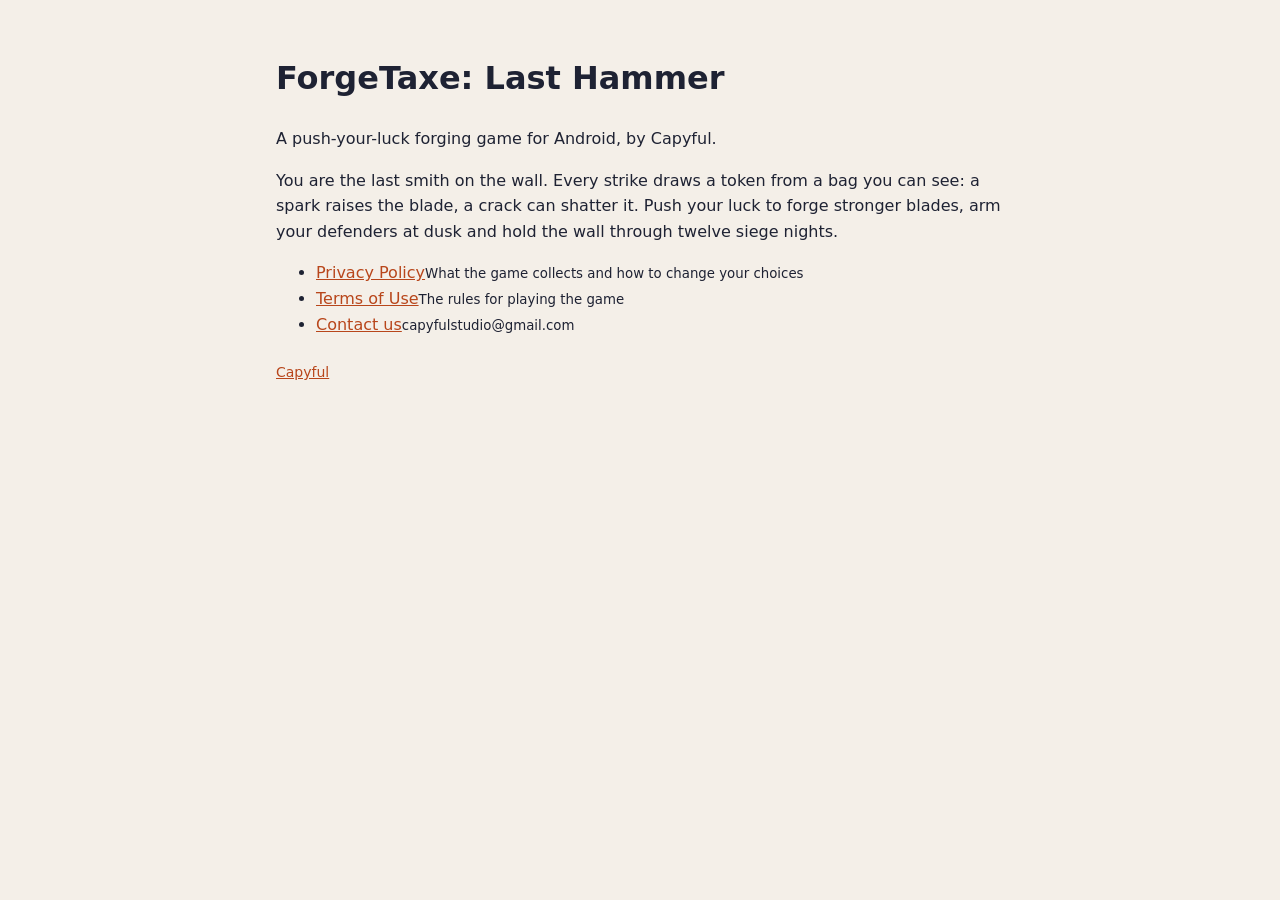
<file: last-anvil/index.html>
<!doctype html>
<html lang="en">
<head>
<meta charset="utf-8">
<meta name="viewport" content="width=device-width, initial-scale=1">
<title>ForgeTaxe: Last Hammer</title>
<meta name="description" content="ForgeTaxe: Last Hammer is a push-your-luck forging and siege game for Android by Capyful.">
<link rel="stylesheet" href="style.css">
</head>
<body>
<main class="narrow">
<h1>ForgeTaxe: Last Hammer</h1>
<p class="meta">A push-your-luck forging game for Android, by Capyful.</p>

<p>You are the last smith on the wall. Every strike draws a token from a bag you can see: a spark raises the blade, a
crack can shatter it. Push your luck to forge stronger blades, arm your defenders at dusk and hold the wall through
twelve siege nights.</p>

<ul class="links">
  <li><a href="privacy.html">Privacy Policy</a><small>What the game collects and how to change your choices</small></li>
  <li><a href="terms.html">Terms of Use</a><small>The rules for playing the game</small></li>
  <li><a href="mailto:capyfulstudio@gmail.com">Contact us</a><small>capyfulstudio@gmail.com</small></li>
</ul>

<footer><a href="../">Capyful</a></footer>
</main>
</body>
</html>
</file>
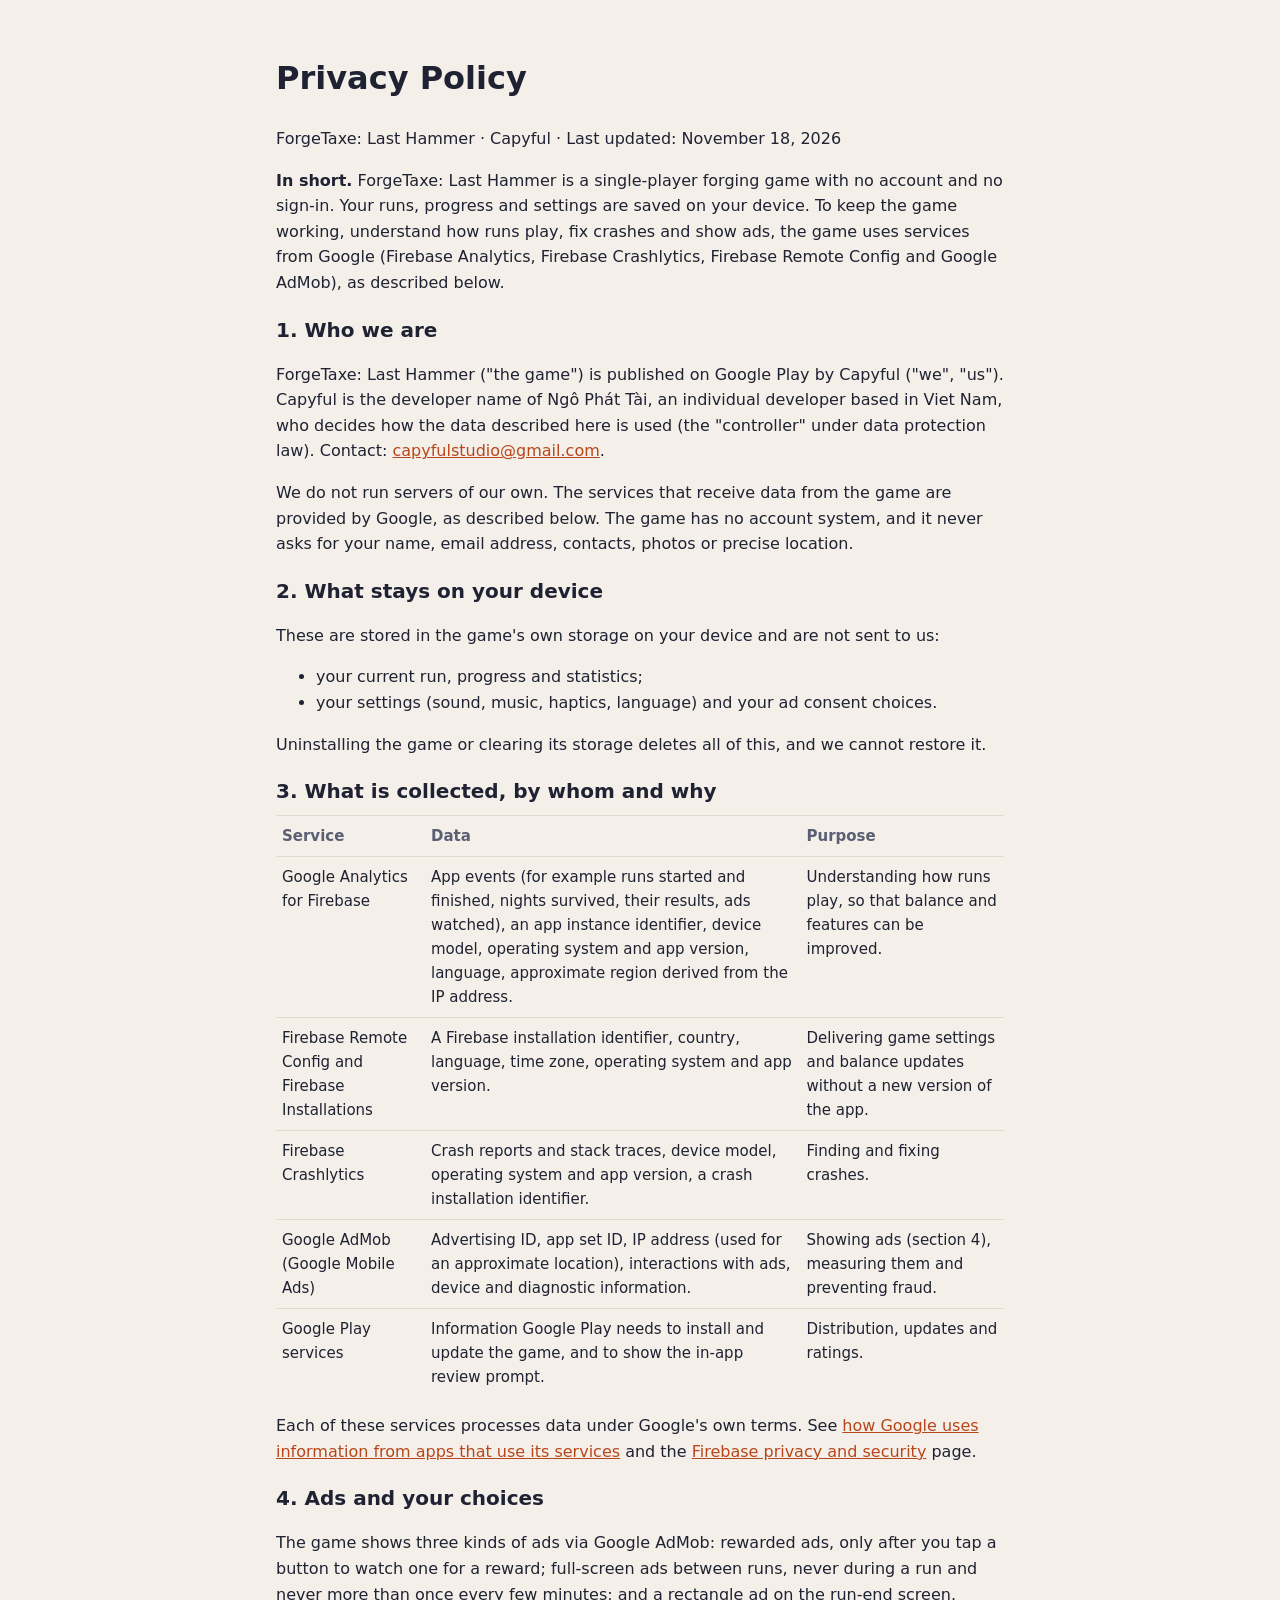
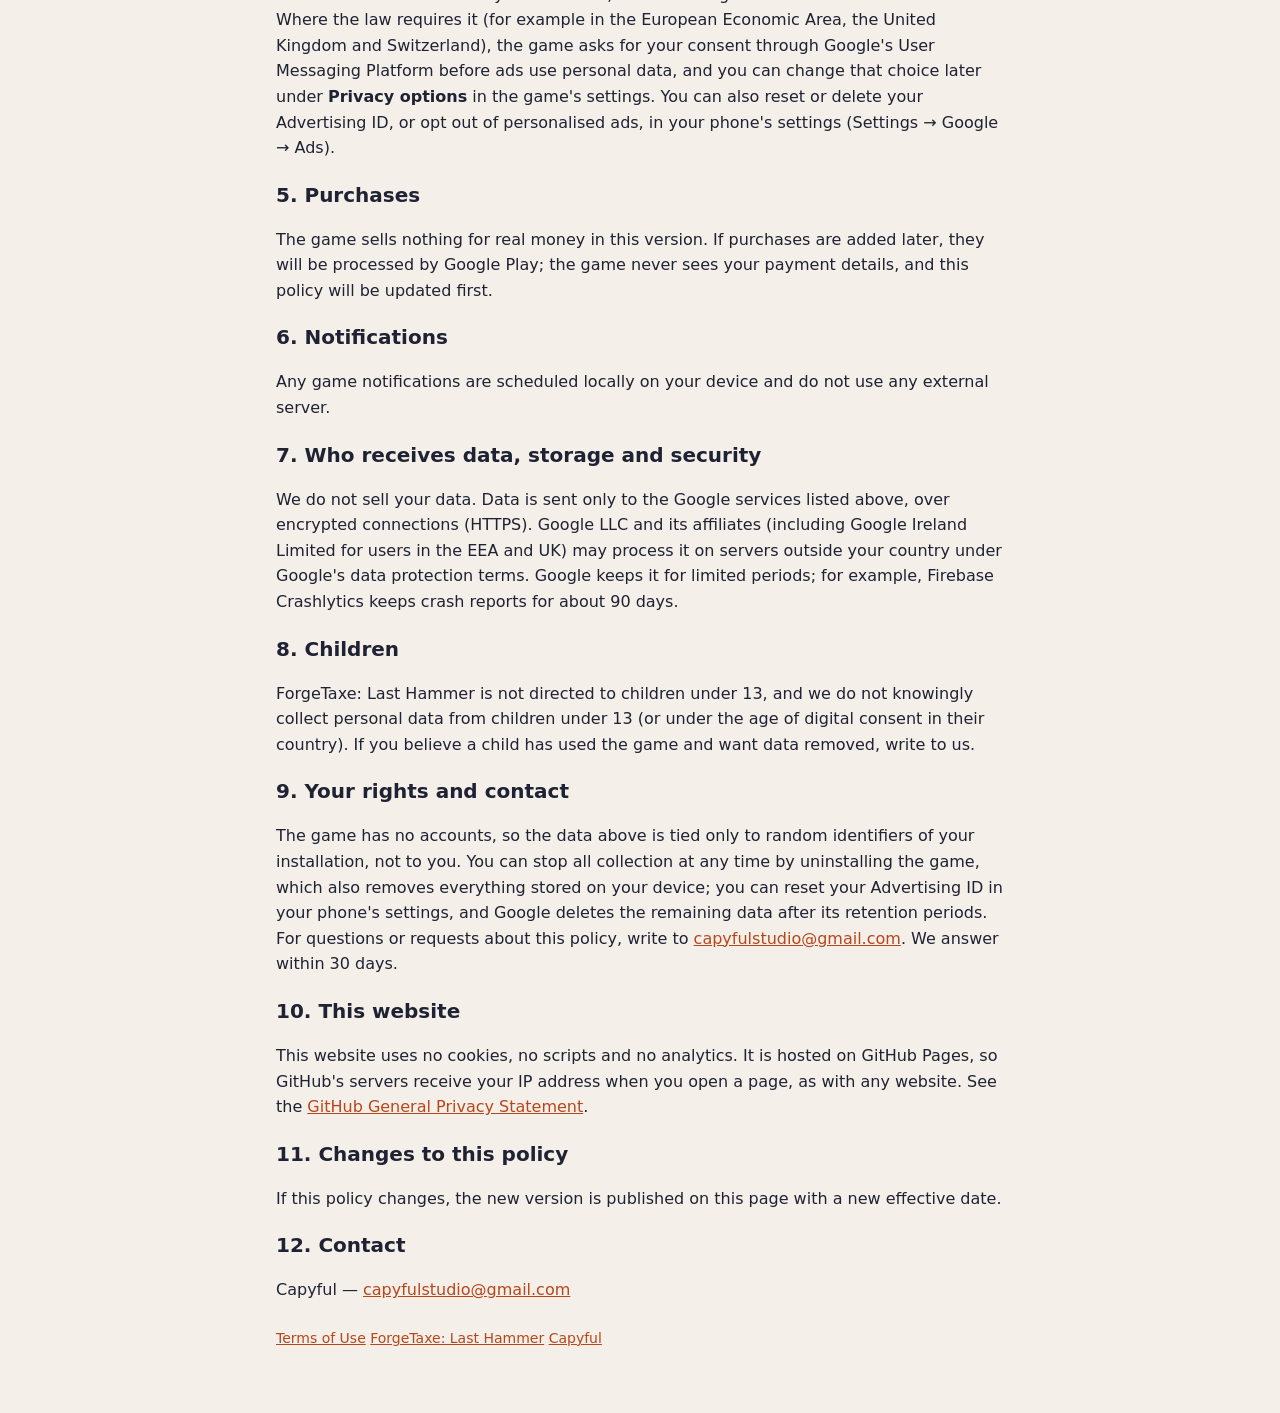
<file: last-anvil/privacy.html>
<!doctype html>
<html lang="en">
<head>
<meta charset="utf-8">
<meta name="viewport" content="width=device-width, initial-scale=1">
<title>ForgeTaxe: Last Hammer Privacy Policy</title>
<meta name="description" content="What ForgeTaxe: Last Hammer collects, why, who receives it, and how to change your choices or ask about deletion.">
<link rel="stylesheet" href="style.css">
</head>
<body>
<main>
<h1>Privacy Policy</h1>
<p class="meta">ForgeTaxe: Last Hammer &middot; Capyful &middot; Last updated: November 18, 2026</p>

<div class="lead">
<p><strong>In short.</strong> ForgeTaxe: Last Hammer is a single-player forging game with no account and no sign-in. Your runs,
progress and settings are saved on your device. To keep the game working, understand how runs play, fix crashes and
show ads, the game uses services from Google (Firebase Analytics, Firebase Crashlytics, Firebase Remote Config and
Google AdMob), as described below.</p>
</div>

<h2>1. Who we are</h2>
<p>ForgeTaxe: Last Hammer ("the game") is published on Google Play by Capyful ("we", "us"). Capyful is the developer name of
Ngô Phát Tài, an individual developer based in Viet Nam, who decides how the data described here is used (the
"controller" under data protection law).
Contact: <a href="mailto:capyfulstudio@gmail.com">capyfulstudio@gmail.com</a>.</p>
<p>We do not run servers of our own. The services that receive data from the game are provided by Google, as described
below. The game has no account system, and it never asks for your name, email address, contacts, photos or precise
location.</p>

<h2>2. What stays on your device</h2>
<p>These are stored in the game's own storage on your device and are not sent to us:</p>
<ul>
  <li>your current run, progress and statistics;</li>
  <li>your settings (sound, music, haptics, language) and your ad consent choices.</li>
</ul>
<p>Uninstalling the game or clearing its storage deletes all of this, and we cannot restore it.</p>

<h2>3. What is collected, by whom and why</h2>
<table>
  <thead><tr><th>Service</th><th>Data</th><th>Purpose</th></tr></thead>
  <tbody>
    <tr>
      <td>Google Analytics for Firebase</td>
      <td>App events (for example runs started and finished, nights survived, their results, ads watched), an app
        instance identifier, device model, operating system and app version, language, approximate region derived from
        the IP address.</td>
      <td>Understanding how runs play, so that balance and features can be improved.</td>
    </tr>
    <tr>
      <td>Firebase Remote Config and Firebase Installations</td>
      <td>A Firebase installation identifier, country, language, time zone, operating system and app version.</td>
      <td>Delivering game settings and balance updates without a new version of the app.</td>
    </tr>
    <tr>
      <td>Firebase Crashlytics</td>
      <td>Crash reports and stack traces, device model, operating system and app version, a crash installation
        identifier.</td>
      <td>Finding and fixing crashes.</td>
    </tr>
    <tr>
      <td>Google AdMob (Google Mobile Ads)</td>
      <td>Advertising ID, app set ID, IP address (used for an approximate location), interactions with ads, device and
        diagnostic information.</td>
      <td>Showing ads (section 4), measuring them and preventing fraud.</td>
    </tr>
    <tr>
      <td>Google Play services</td>
      <td>Information Google Play needs to install and update the game, and to show the in-app review prompt.</td>
      <td>Distribution, updates and ratings.</td>
    </tr>
  </tbody>
</table>
<p>Each of these services processes data under Google's own terms. See
<a href="https://policies.google.com/technologies/partner-sites">how Google uses information from apps that use its
services</a> and the <a href="https://firebase.google.com/support/privacy">Firebase privacy and security</a> page.</p>

<h2>4. Ads and your choices</h2>
<p>The game shows three kinds of ads via Google AdMob: rewarded ads, only after you tap a button to watch one for a
reward; full-screen ads between runs, never during a run and never more than once every few minutes; and a rectangle ad
on the run-end screen. Where the law requires it (for example in the European Economic Area, the United Kingdom and
Switzerland), the game asks for your consent through Google's User Messaging Platform before ads use personal data, and
you can change that choice later under <strong>Privacy options</strong> in the game's settings. You can also reset or
delete your Advertising ID, or opt out of personalised ads, in your phone's settings (Settings &rarr; Google &rarr;
Ads).</p>

<h2>5. Purchases</h2>
<p>The game sells nothing for real money in this version. If purchases are added later, they will be processed by
Google Play; the game never sees your payment details, and this policy will be updated first.</p>

<h2>6. Notifications</h2>
<p>Any game notifications are scheduled locally on your device and do not use any external server.</p>

<h2>7. Who receives data, storage and security</h2>
<p>We do not sell your data. Data is sent only to the Google services listed above, over encrypted connections (HTTPS).
Google LLC and its affiliates (including Google Ireland Limited for users in the EEA and UK) may process it on servers
outside your country under Google's data protection terms. Google keeps it for limited periods; for example, Firebase
Crashlytics keeps crash reports for about 90 days.</p>

<h2>8. Children</h2>
<p>ForgeTaxe: Last Hammer is not directed to children under 13, and we do not knowingly collect personal data from children under
13 (or under the age of digital consent in their country). If you believe a child has used the game and want data
removed, write to us.</p>

<h2>9. Your rights and contact</h2>
<p>The game has no accounts, so the data above is tied only to random identifiers of your installation, not to you. You
can stop all collection at any time by uninstalling the game, which also removes everything stored on your device; you
can reset your Advertising ID in your phone's settings, and Google deletes the remaining data after its retention
periods. For questions or requests about this policy, write to
<a href="mailto:capyfulstudio@gmail.com">capyfulstudio@gmail.com</a>. We answer within 30 days.</p>

<h2>10. This website</h2>
<p>This website uses no cookies, no scripts and no analytics. It is hosted on GitHub Pages, so GitHub's servers receive
your IP address when you open a page, as with any website. See the
<a href="https://docs.github.com/site-policy/privacy-policies/github-general-privacy-statement">GitHub General Privacy
Statement</a>.</p>

<h2>11. Changes to this policy</h2>
<p>If this policy changes, the new version is published on this page with a new effective date.</p>

<h2>12. Contact</h2>
<p>Capyful &mdash; <a href="mailto:capyfulstudio@gmail.com">capyfulstudio@gmail.com</a></p>

<footer>
  <a href="terms.html">Terms of Use</a>
  <a href="./">ForgeTaxe: Last Hammer</a>
  <a href="../">Capyful</a>
</footer>
</main>
</body>
</html>
</file>
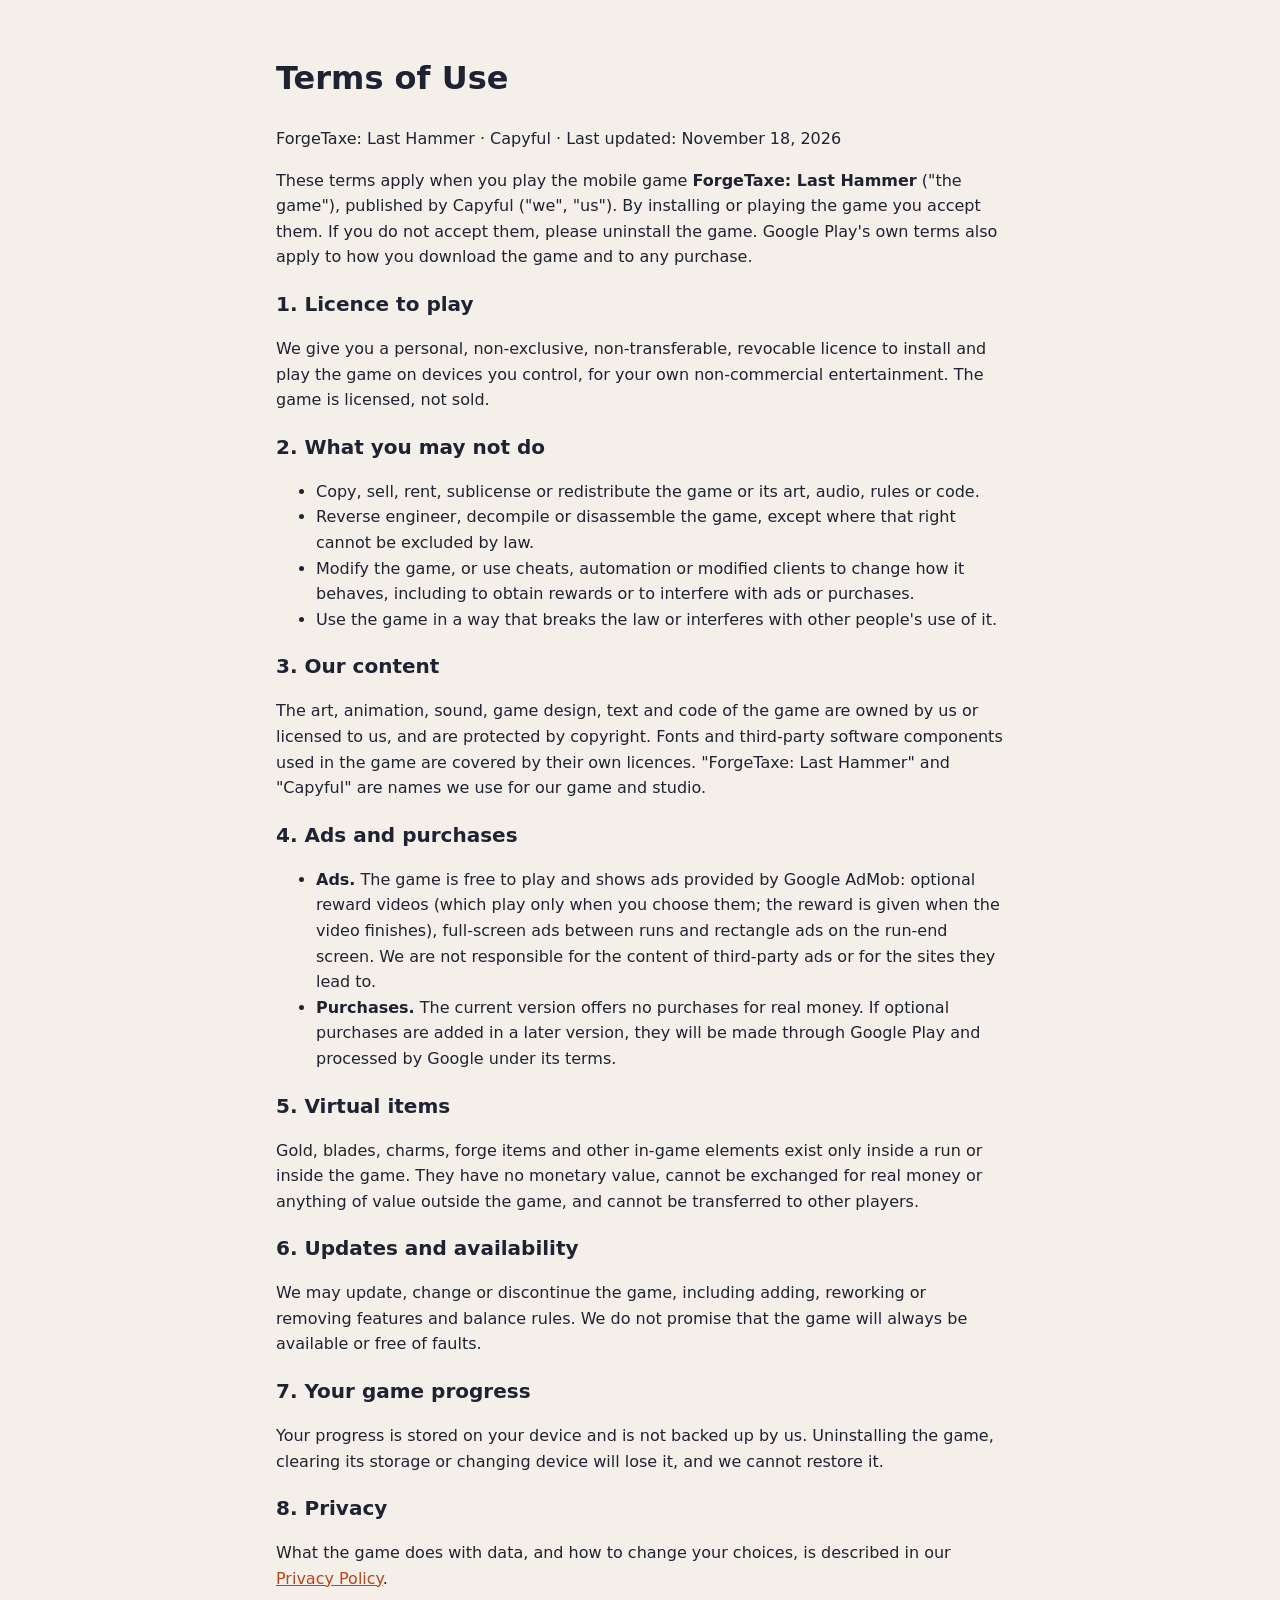
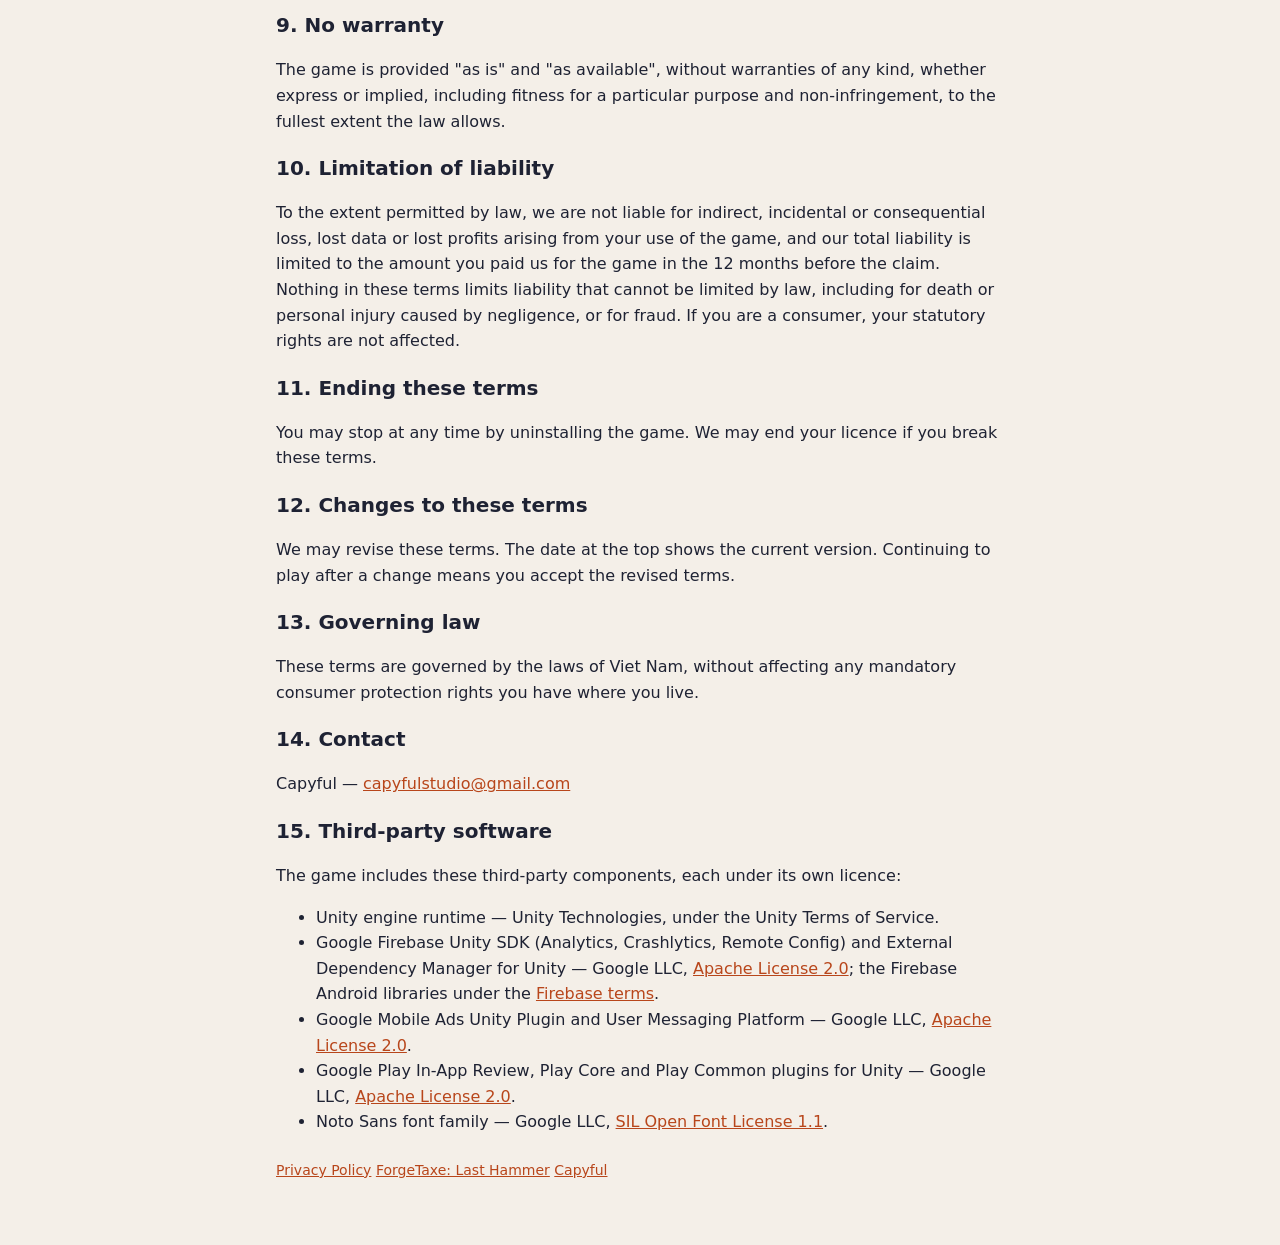
<file: last-anvil/terms.html>
<!doctype html>
<html lang="en">
<head>
<meta charset="utf-8">
<meta name="viewport" content="width=device-width, initial-scale=1">
<title>ForgeTaxe: Last Hammer Terms of Use</title>
<meta name="description" content="The terms for playing ForgeTaxe: Last Hammer: licence, ads, purchases, virtual items and contact.">
<link rel="stylesheet" href="style.css">
</head>
<body>
<main>
<h1>Terms of Use</h1>
<p class="meta">ForgeTaxe: Last Hammer &middot; Capyful &middot; Last updated: November 18, 2026</p>

<p>These terms apply when you play the mobile game <strong>ForgeTaxe: Last Hammer</strong> ("the game"), published by Capyful ("we",
"us"). By installing or playing the game you accept them. If you do not accept them, please uninstall the game.
Google Play's own terms also apply to how you download the game and to any purchase.</p>

<h2>1. Licence to play</h2>
<p>We give you a personal, non-exclusive, non-transferable, revocable licence to install and play the game on devices
you control, for your own non-commercial entertainment. The game is licensed, not sold.</p>

<h2>2. What you may not do</h2>
<ul>
  <li>Copy, sell, rent, sublicense or redistribute the game or its art, audio, rules or code.</li>
  <li>Reverse engineer, decompile or disassemble the game, except where that right cannot be excluded by law.</li>
  <li>Modify the game, or use cheats, automation or modified clients to change how it behaves, including to obtain
  rewards or to interfere with ads or purchases.</li>
  <li>Use the game in a way that breaks the law or interferes with other people's use of it.</li>
</ul>

<h2>3. Our content</h2>
<p>The art, animation, sound, game design, text and code of the game are owned by us or licensed to us, and are
protected by copyright. Fonts and third-party software components used in the game are covered by their own licences.
"ForgeTaxe: Last Hammer" and "Capyful" are names we use for our game and studio.</p>

<h2>4. Ads and purchases</h2>
<ul>
  <li><strong>Ads.</strong> The game is free to play and shows ads provided by Google AdMob: optional reward videos
  (which play only when you choose them; the reward is given when the video finishes), full-screen ads between runs and
  rectangle ads on the run-end screen. We are not responsible for the content of third-party ads or for the sites they
  lead to.</li>
  <li><strong>Purchases.</strong> The current version offers no purchases for real money. If optional purchases are
  added in a later version, they will be made through Google Play and processed by Google under its terms.</li>
</ul>

<h2>5. Virtual items</h2>
<p>Gold, blades, charms, forge items and other in-game elements exist only inside a run or inside the game. They have
no monetary value, cannot be exchanged for real money or anything of value outside the game, and cannot be transferred
to other players.</p>

<h2>6. Updates and availability</h2>
<p>We may update, change or discontinue the game, including adding, reworking or removing features and balance rules. We
do not promise that the game will always be available or free of faults.</p>

<h2>7. Your game progress</h2>
<p>Your progress is stored on your device and is not backed up by us. Uninstalling the game, clearing its storage or
changing device will lose it, and we cannot restore it.</p>

<h2>8. Privacy</h2>
<p>What the game does with data, and how to change your choices, is described in our
<a href="privacy.html">Privacy Policy</a>.</p>

<h2>9. No warranty</h2>
<p>The game is provided "as is" and "as available", without warranties of any kind, whether express or implied,
including fitness for a particular purpose and non-infringement, to the fullest extent the law allows.</p>

<h2>10. Limitation of liability</h2>
<p>To the extent permitted by law, we are not liable for indirect, incidental or consequential loss, lost data or lost
profits arising from your use of the game, and our total liability is limited to the amount you paid us for the game
in the 12 months before the claim. Nothing in these terms limits liability that cannot be limited by law, including
for death or personal injury caused by negligence, or for fraud. If you are a consumer, your statutory rights are not
affected.</p>

<h2>11. Ending these terms</h2>
<p>You may stop at any time by uninstalling the game. We may end your licence if you break these terms.</p>

<h2>12. Changes to these terms</h2>
<p>We may revise these terms. The date at the top shows the current version. Continuing to play after a change means
you accept the revised terms.</p>

<h2>13. Governing law</h2>
<p>These terms are governed by the laws of Viet Nam, without affecting any mandatory consumer
protection rights you have where you live.</p>

<h2>14. Contact</h2>
<p>Capyful &mdash; <a href="mailto:capyfulstudio@gmail.com">capyfulstudio@gmail.com</a></p>

<h2>15. Third-party software</h2>
<p>The game includes these third-party components, each under its own licence:</p>
<ul>
  <li>Unity engine runtime &mdash; Unity Technologies, under the Unity Terms of Service.</li>
  <li>Google Firebase Unity SDK (Analytics, Crashlytics, Remote Config) and External Dependency Manager for Unity &mdash;
  Google LLC, <a href="https://www.apache.org/licenses/LICENSE-2.0">Apache License 2.0</a>; the Firebase Android libraries under
  the <a href="https://firebase.google.com/terms">Firebase terms</a>.</li>
  <li>Google Mobile Ads Unity Plugin and User Messaging Platform &mdash; Google LLC,
  <a href="https://www.apache.org/licenses/LICENSE-2.0">Apache License 2.0</a>.</li>
  <li>Google Play In-App Review, Play Core and Play Common plugins for Unity &mdash; Google LLC,
  <a href="https://www.apache.org/licenses/LICENSE-2.0">Apache License 2.0</a>.</li>
  <li>Noto Sans font family &mdash; Google LLC, <a href="https://openfontlicense.org">SIL Open Font License 1.1</a>.</li>
</ul>

<footer>
  <a href="privacy.html">Privacy Policy</a>
  <a href="./">ForgeTaxe: Last Hammer</a>
  <a href="../">Capyful</a>
</footer>
</main>
</body>
</html>
</file>
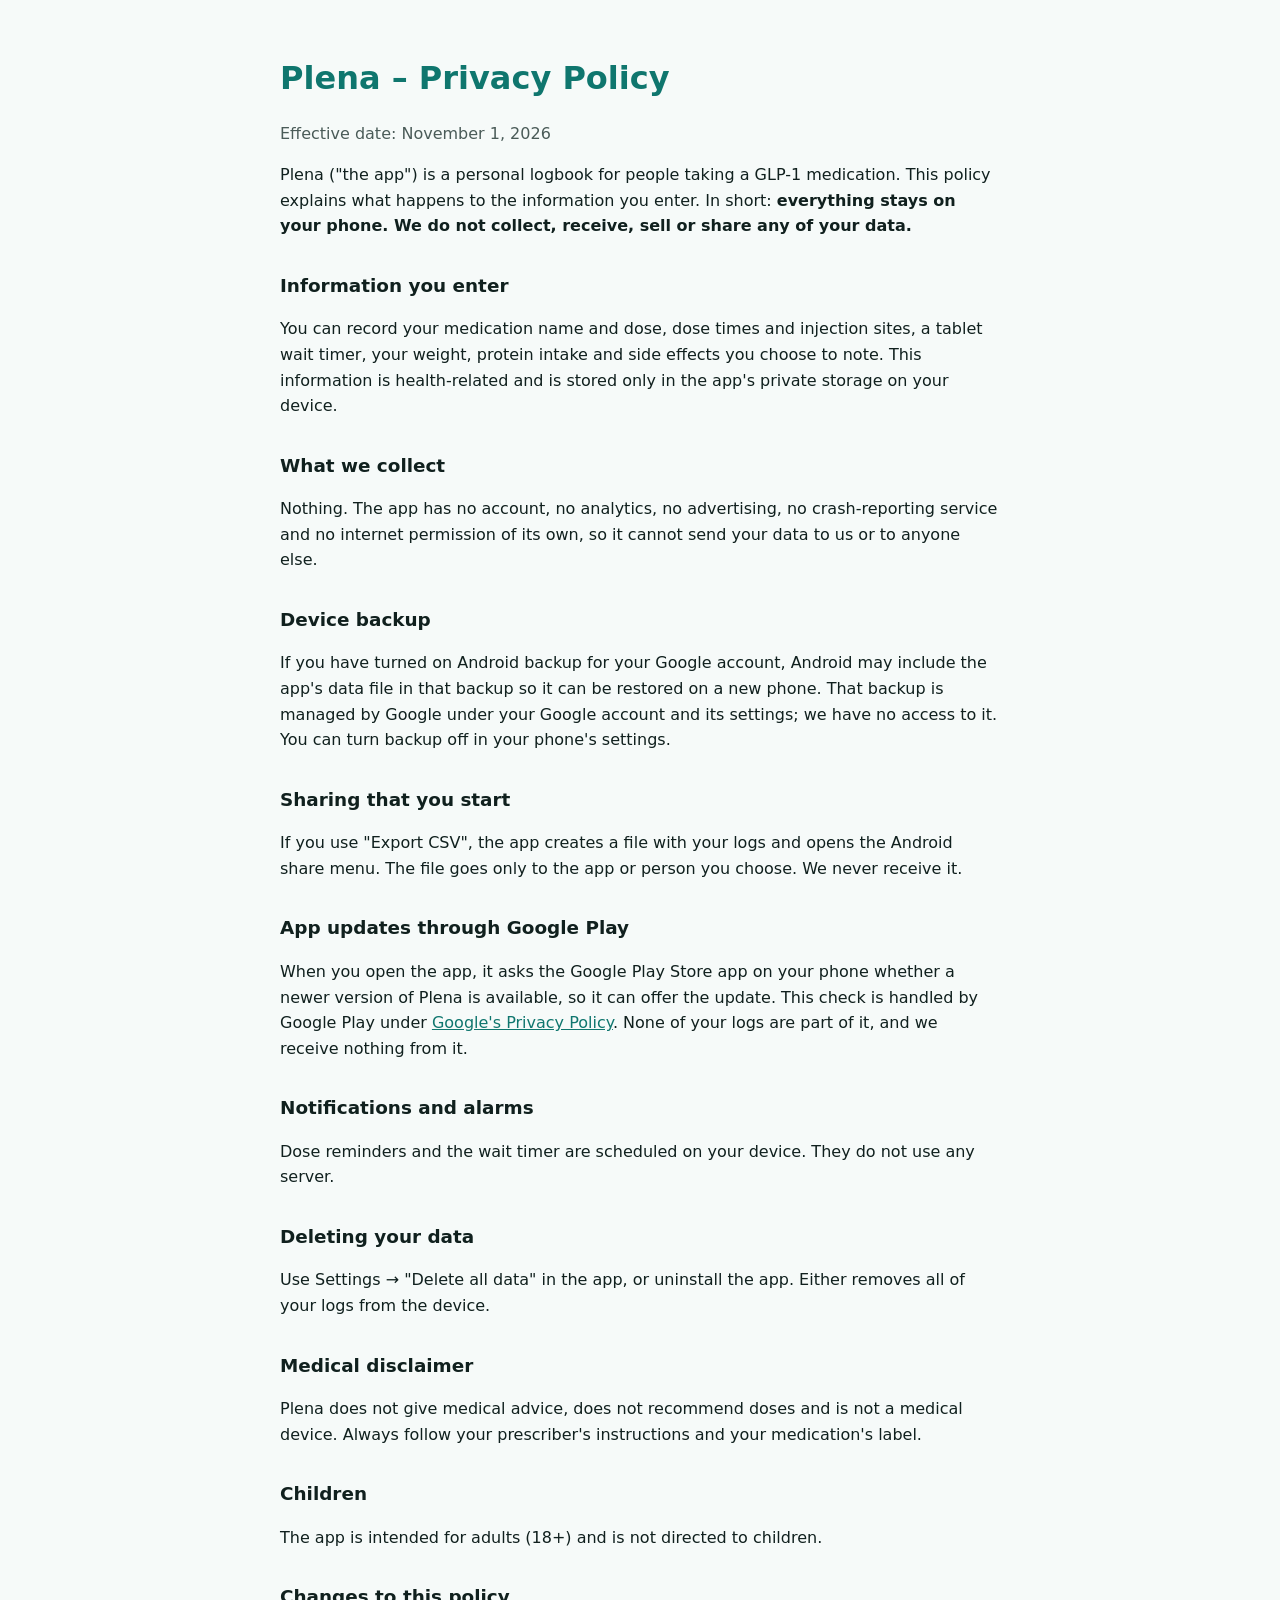
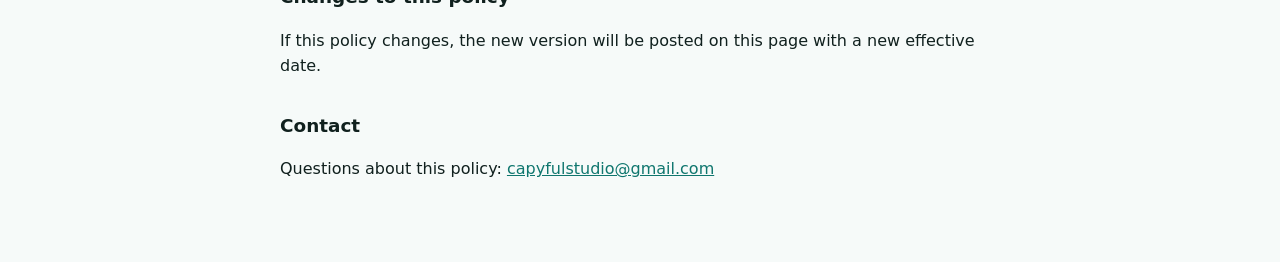
<file: plena/privacy.html>
<!doctype html>
<html lang="en">
<head>
<meta charset="utf-8">
<meta name="viewport" content="width=device-width, initial-scale=1">
<title>Plena – Privacy Policy</title>
<style>
  :root { --fg: #10201e; --muted: #4a5b58; --accent: #0f766e; --bg: #f6faf9; }
  @media (prefers-color-scheme: dark) { :root { --fg: #e3ecea; --muted: #a9bab6; --accent: #5eead4; --bg: #0e1514; } }
  body { margin: 0; background: var(--bg); color: var(--fg); font: 16px/1.6 system-ui, -apple-system, "Segoe UI", Roboto, sans-serif; }
  main { max-width: 720px; margin: 0 auto; padding: 32px 16px 64px; }
  h1 { color: var(--accent); margin-bottom: 4px; }
  h2 { margin-top: 32px; font-size: 1.15rem; }
  .muted { color: var(--muted); }
  a { color: var(--accent); }
</style>
</head>
<body>
<main>
<h1>Plena – Privacy Policy</h1>
<p class="muted">Effective date: November 1, 2026</p>

<p>Plena ("the app") is a personal logbook for people taking a GLP-1 medication. This policy explains what happens to the information you enter. In short: <strong>everything stays on your phone. We do not collect, receive, sell or share any of your data.</strong></p>

<h2>Information you enter</h2>
<p>You can record your medication name and dose, dose times and injection sites, a tablet wait timer, your weight, protein intake and side effects you choose to note. This information is health-related and is stored only in the app's private storage on your device.</p>

<h2>What we collect</h2>
<p>Nothing. The app has no account, no analytics, no advertising, no crash-reporting service and no internet permission of its own, so it cannot send your data to us or to anyone else.</p>

<h2>Device backup</h2>
<p>If you have turned on Android backup for your Google account, Android may include the app's data file in that backup so it can be restored on a new phone. That backup is managed by Google under your Google account and its settings; we have no access to it. You can turn backup off in your phone's settings.</p>

<h2>Sharing that you start</h2>
<p>If you use "Export CSV", the app creates a file with your logs and opens the Android share menu. The file goes only to the app or person you choose. We never receive it.</p>

<h2>App updates through Google Play</h2>
<p>When you open the app, it asks the Google Play Store app on your phone whether a newer version of Plena is available, so it can offer the update. This check is handled by Google Play under <a href="https://policies.google.com/privacy">Google's Privacy Policy</a>. None of your logs are part of it, and we receive nothing from it.</p>

<h2>Notifications and alarms</h2>
<p>Dose reminders and the wait timer are scheduled on your device. They do not use any server.</p>

<h2>Deleting your data</h2>
<p>Use Settings → "Delete all data" in the app, or uninstall the app. Either removes all of your logs from the device.</p>

<h2>Medical disclaimer</h2>
<p>Plena does not give medical advice, does not recommend doses and is not a medical device. Always follow your prescriber's instructions and your medication's label.</p>

<h2>Children</h2>
<p>The app is intended for adults (18+) and is not directed to children.</p>

<h2>Changes to this policy</h2>
<p>If this policy changes, the new version will be posted on this page with a new effective date.</p>

<h2>Contact</h2>
<p>Questions about this policy: <a href="mailto:capyfulstudio@gmail.com">capyfulstudio@gmail.com</a></p>
</main>
</body>
</html>
</file>
<file: last-anvil/style.css>
:root {
  --bg: #F4EFE8; --panel: #FFFFFF; --ink: #1E2233; --muted: #5A5F73; --line: #E2D8CC; --accent: #B8461B;
  color-scheme: light dark;
}
@media (prefers-color-scheme: dark) {
  :root { --bg: #141A2E; --panel: #1D2440; --ink: #F1ECE4; --muted: #AEB3C8; --line: #33395A; --accent: #FF8A3D; }
}
* { box-sizing: border-box; }
body {
  margin: 0; background: var(--bg); color: var(--ink);
  font: 16px/1.6 system-ui, -apple-system, "Segoe UI", Roboto, sans-serif;
}
main { max-width: 760px; margin: 0 auto; padding: 32px 16px 64px; }
header { display: flex; align-items: center; gap: 14px; margin-bottom: 24px; flex-wrap: wrap; }
header h1 { margin: 0; font-size: 28px; line-height: 1.2; }
header p { margin: 2px 0 0; color: var(--muted); }
section { background: var(--panel); border: 1px solid var(--line); border-radius: 16px; padding: 4px 20px 12px; margin: 16px 0; }
h2 { font-size: 20px; margin: 18px 0 8px; }
a { color: var(--accent); }
.table { overflow-x: auto; }
table { border-collapse: collapse; width: 100%; font-size: 15px; }
th, td { text-align: left; vertical-align: top; padding: 8px 6px; border-top: 1px solid var(--line); }
th { color: var(--muted); font-weight: 600; }
.lang { margin-left: auto; font-size: 14px; }
footer { color: var(--muted); font-size: 14px; margin-top: 24px; }
</file>
